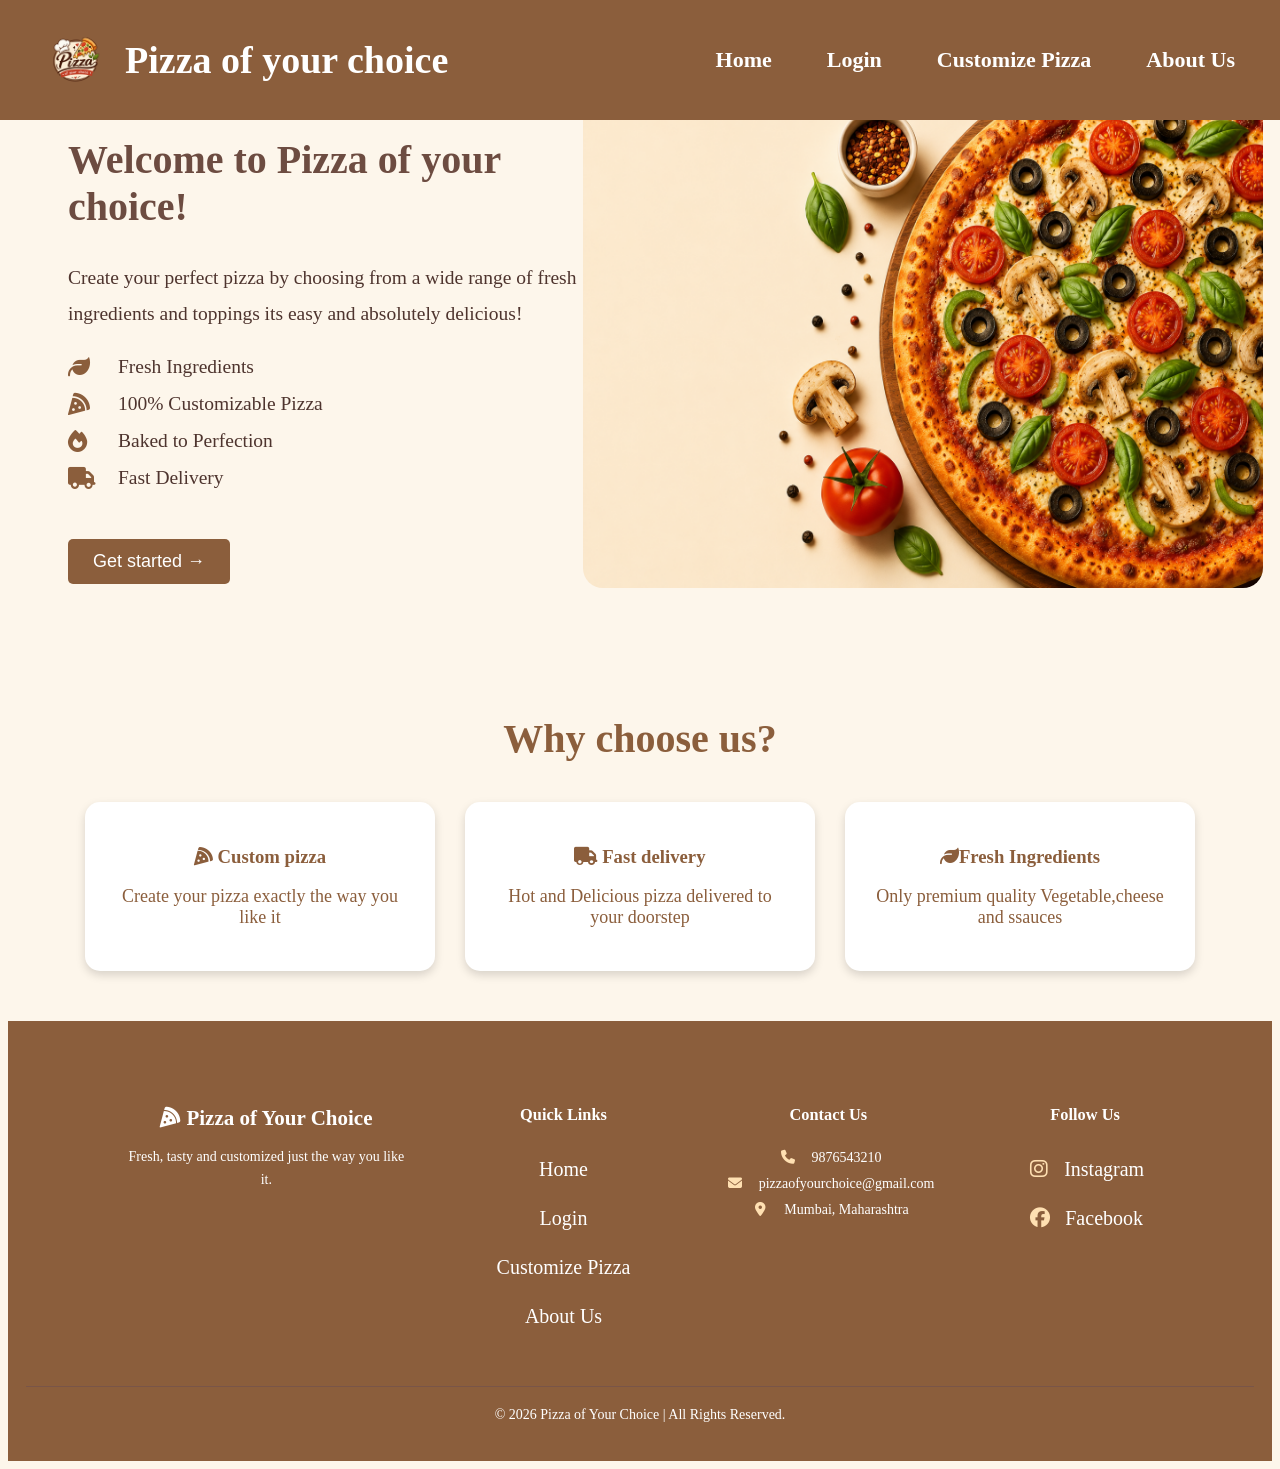
<file: index.html>
<!DOCTYPE html>
<html lang="en">
<head>
    <meta charset="UTF-8">
    <meta name="viewport" content="width=device-width, initial-scale=1.0">
    <title>pizza of your choice</title>
    <link rel="stylesheet" href="style.css">
    <link rel="stylesheet" href="https://cdnjs.cloudflare.com/ajax/libs/font-awesome/6.5.2/css/all.min.css">
</head>
<body>
    <header>
    <div class="brand">
        <img src="logo.png" alt="Pizza Logo">
        <h1>Pizza of your choice</h1>
    </div>

    <nav>
        <a href="index.html">Home</a>
        <a href="login.html">Login</a>
        <a href="customize.html">Customize Pizza</a>
        <a href="aboutus.html">About Us</a>
    </nav>
</header>
    <section class="home">
        <div class="home-text">
        <h1> Welcome to Pizza of your choice!</h1>
        <p>Create your perfect pizza by choosing from
             a wide range of fresh ingredients and toppings
              its easy and absolutely delicious!
        </p>
        <ul>
    <li><i class="fa-solid fa-leaf"></i> Fresh Ingredients</li>
    <li><i class="fa-solid fa-pizza-slice"></i> 100% Customizable Pizza</li>
    <li><i class="fa-solid fa-fire"></i> Baked to Perfection</li>
    <li><i class="fa-solid fa-truck"></i> Fast Delivery</li>
</ul>
        <button onclick="location.href='login.html'">
            Get started →
        </button>
        </div>
        <div class="home-image">
            <img src="pizza.png" alt="pizza">
        </div>
    </section>
    <section class="features">
        <h2>Why choose us?</h2>
        <div class="feature-box">
            <div class="box">
                <h3><i class="fa-solid fa-pizza-slice"></i> Custom pizza</h3>
                <p>Create your pizza exactly the way you like it</p>
            </div>
            <div class="box">
                <h3><i class="fa-solid fa-truck"></i> Fast delivery</h3>
                <p>Hot and Delicious pizza delivered to your doorstep</p>
            </div>
            <div class="box">
                <h3><i class="fa-solid fa-leaf"></i>Fresh Ingredients</h3>
                <p>Only premium quality Vegetable,cheese and ssauces</p>
            </div>
        </div>
        </section>
        <footer>
            <!-- Footer -->

    <div class="footer-container">

        <div class="footer-about">
            <h2><i class="fa-solid fa-pizza-slice"></i> Pizza of Your Choice</h2>
            <p>
                Fresh, tasty and customized just the way you like it.
            </p>
        </div>

        <div class="footer-links">
            <h3>Quick Links</h3>
            <a href="index.html">Home</a>
            <a href="login.html">Login</a>
            <a href="customize.html">Customize Pizza</a>
            <a href="about.html">About Us</a>
        </div>

        <div class="footer-contact">
            <h3>Contact Us</h3>
            <p><i class="fa-solid fa-phone"></i> 9876543210</p>
            <p><i class="fa-solid fa-envelope"></i>  pizzaofyourchoice@gmail.com</p>
            <p><i class="fa-solid fa-location-dot"></i> Mumbai, Maharashtra</p>
        </div>

        <div class="footer-social">
            <h3>Follow Us</h3>
            <a href="#"><i class="fa-brands fa-instagram"></i> Instagram</a>
            <a href="#"><i class="fa-brands fa-facebook"></i> Facebook</a>
        </div>

    </div>

    <div class="footer-bottom">

        <p>
            © 2026 Pizza of Your Choice | All Rights Reserved.
        </p>

    </div>

</footer>
       
</body>
</html>
</file>
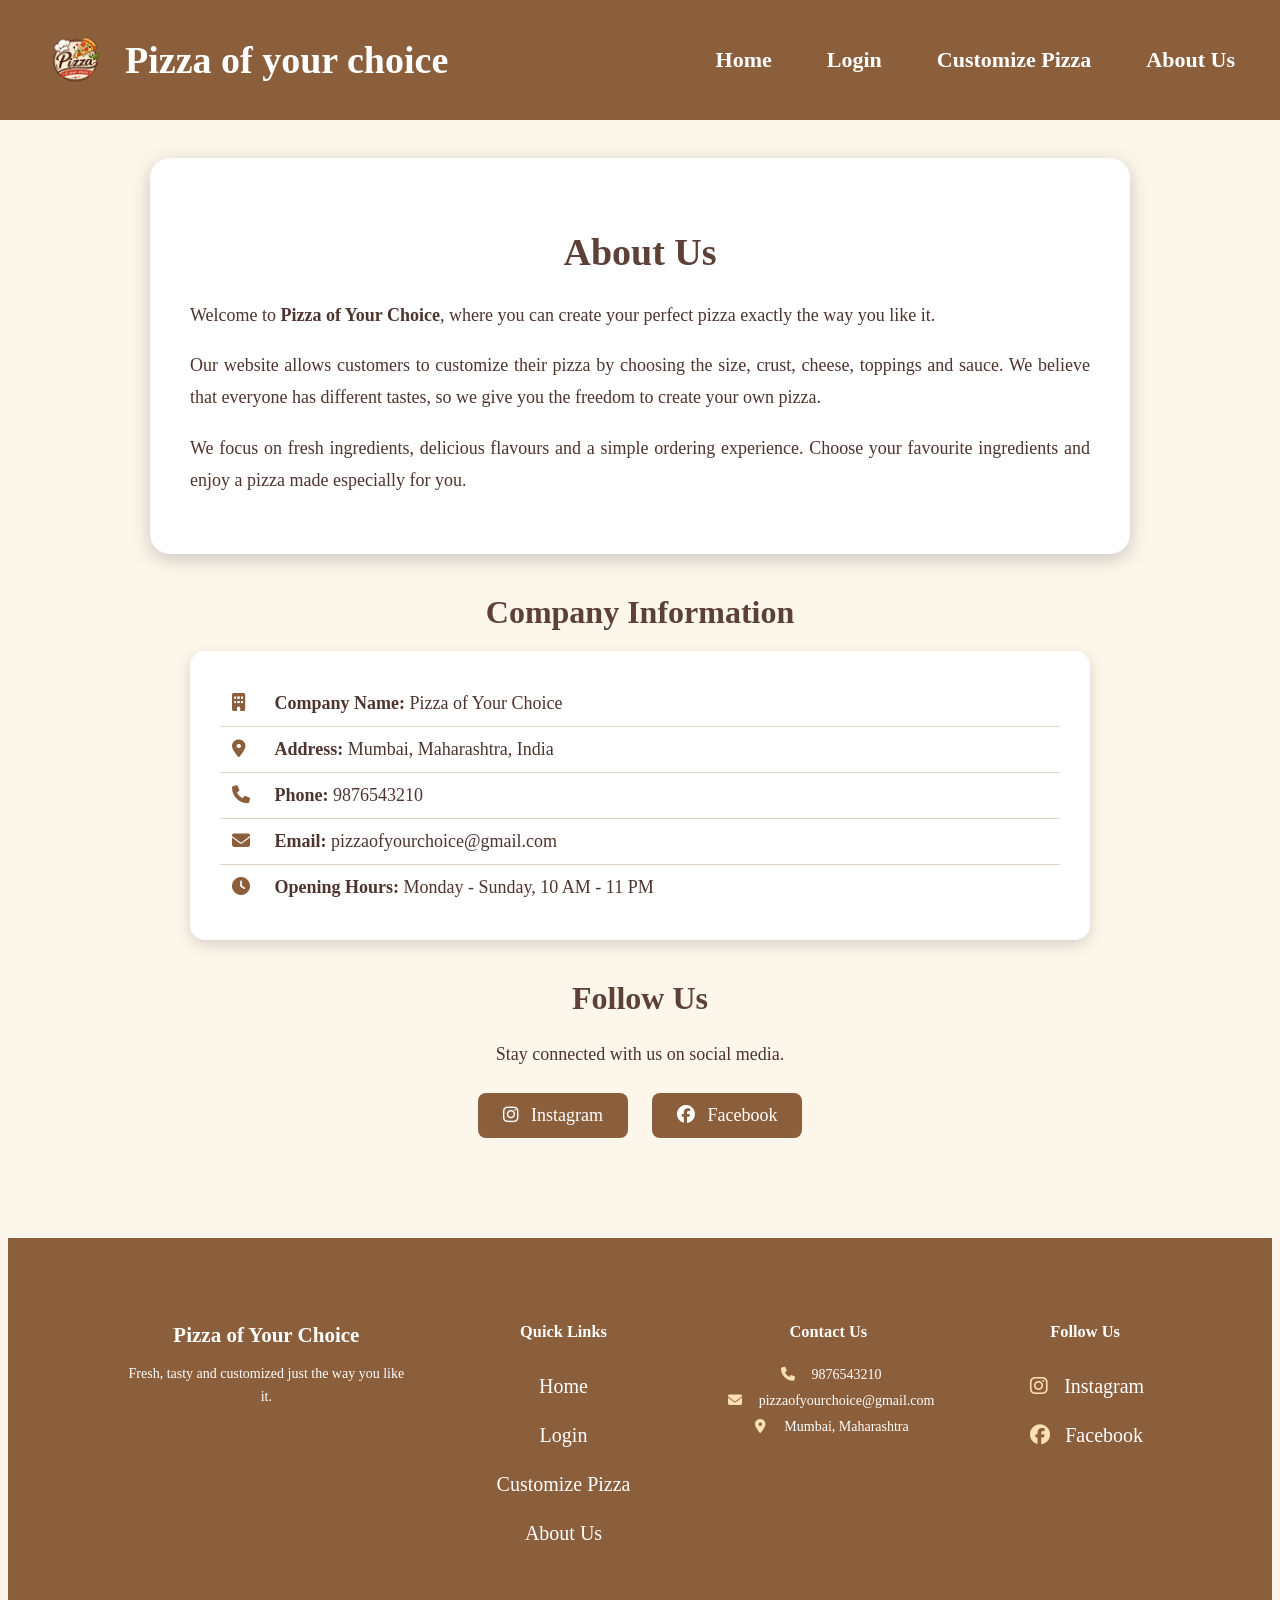
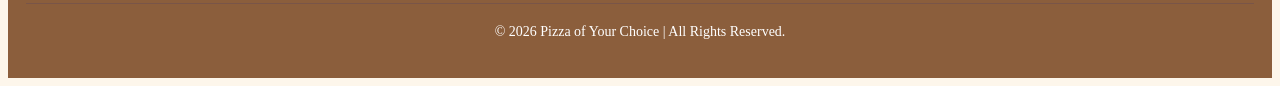
<file: aboutus.html>
<!DOCTYPE html>
<html lang="en">

<head>
    <meta charset="UTF-8">
    <meta name="viewport" content="width=device-width, initial-scale=1.0">

    <title>About Us - Pizza of Your Choice</title>

    <link rel="stylesheet" href="style.css">

    <!-- Font Awesome -->
    <link rel="stylesheet"
        href="https://cdnjs.cloudflare.com/ajax/libs/font-awesome/6.5.2/css/all.min.css">
</head>

<body>

    <!-- ================= HEADER ================= -->

    <header>

        <div class="brand">
            <img src="logo.png" alt="Pizza Logo">
            <h1>Pizza of your choice</h1>
        </div>

        <nav>
            <a href="index.html">Home</a>
            <a href="login.html">Login</a>
            <a href="customize.html">Customize Pizza</a>
            <a href="aboutus.html">About Us</a>
        </nav>

    </header>


    <!-- ================= ABOUT US ================= -->

    <section class="about">

        <div class="about-box">

            <h2>About Us</h2>

            <p>
                Welcome to <b>Pizza of Your Choice</b>, where you can create
                your perfect pizza exactly the way you like it.
            </p>

            <p>
                Our website allows customers to customize their pizza by
                choosing the size, crust, cheese, toppings and sauce.
                We believe that everyone has different tastes, so we give
                you the freedom to create your own pizza.
            </p>

            <p>
                We focus on fresh ingredients, delicious flavours and a
                simple ordering experience. Choose your favourite ingredients
                and enjoy a pizza made especially for you.
            </p>

        </div>


        <!-- ================= COMPANY INFORMATION ================= -->

        <div class="company-info">

            <h2>Company Information</h2>

            <div class="info-box">

                <p>
                    <i class="fa-solid fa-building"></i>
                    <b>Company Name:</b>
                    Pizza of Your Choice
                </p>

                <p>
                    <i class="fa-solid fa-location-dot"></i>
                    <b>Address:</b>
                    Mumbai, Maharashtra, India
                </p>

                <p>
                    <i class="fa-solid fa-phone"></i>
                    <b>Phone:</b>
                    9876543210
                </p>

                <p>
                    <i class="fa-solid fa-envelope"></i>
                    <b>Email:</b>
                    pizzaofyourchoice@gmail.com
                </p>

                <p>
                    <i class="fa-solid fa-clock"></i>
                    <b>Opening Hours:</b>
                    Monday - Sunday, 10 AM - 11 PM
                </p>

            </div>

        </div>


        <!-- ================= SOCIAL MEDIA ================= -->

        <div class="social-section">

            <h2>Follow Us</h2>

            <p>
                Stay connected with us on social media.
            </p>

            <a href="#" class="about-social">
                <i class="fa-brands fa-instagram"></i>
                Instagram
            </a>

            <a href="#" class="about-social">
                <i class="fa-brands fa-facebook"></i>
                Facebook
            </a>

        </div>

    </section>


    <!-- ================= FOOTER ================= -->

    <footer>

        <div class="footer-container">

            <div class="footer-about">

                <h2>Pizza of Your Choice</h2>

                <p>
                    Fresh, tasty and customized just the way you like it.
                </p>

            </div>


            <div class="footer-links">

                <h3>Quick Links</h3>

                <a href="index.html">Home</a>
                <a href="login.html">Login</a>
                <a href="customize.html">Customize Pizza</a>
                <a href="aboutus.html">About Us</a>

            </div>


            <div class="footer-contact">

                <h3>Contact Us</h3>

                <p>
                    <i class="fa-solid fa-phone"></i>
                    9876543210
                </p>

                <p>
                    <i class="fa-solid fa-envelope"></i>
                    pizzaofyourchoice@gmail.com
                </p>

                <p>
                    <i class="fa-solid fa-location-dot"></i>
                    Mumbai, Maharashtra
                </p>

            </div>


            <div class="footer-social">

                <h3>Follow Us</h3>

                <a href="#">
                    <i class="fa-brands fa-instagram"></i>
                    Instagram
                </a>

                <a href="#">
                    <i class="fa-brands fa-facebook"></i>
                    Facebook
                </a>

            </div>

        </div>


        <div class="footer-bottom">

            <p>
                © 2026 Pizza of Your Choice | All Rights Reserved.
            </p>

        </div>

    </footer>

</body>
</html>
</file>
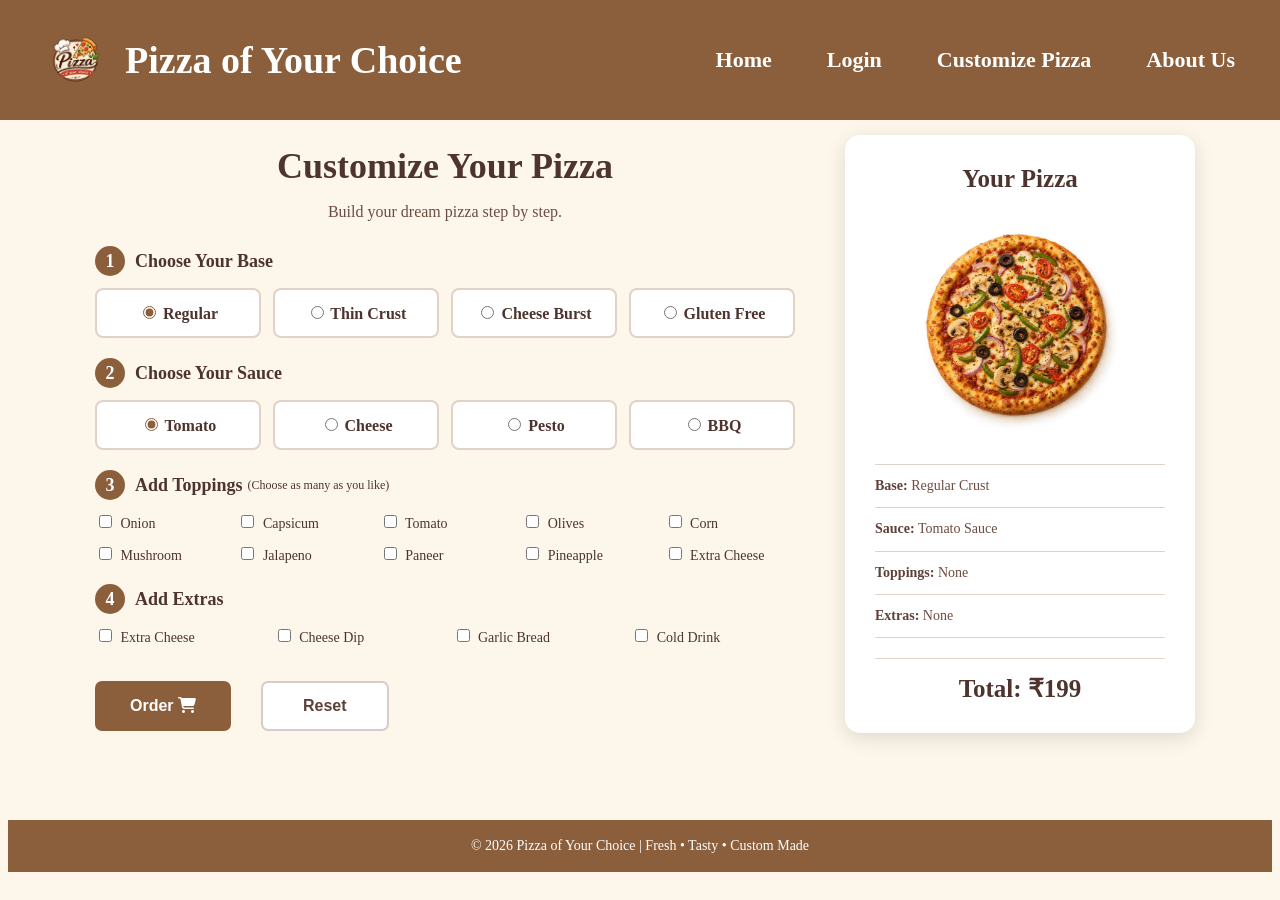
<file: customize.html>
<!DOCTYPE html>
<html lang="en">

<head>

    <meta charset="UTF-8">

    <meta name="viewport" content="width=device-width, initial-scale=1.0">

    <title>Customize Pizza - Pizza of Your Choice</title>

    <link rel="stylesheet" href="style.css">

    <link rel="stylesheet"
        href="https://cdnjs.cloudflare.com/ajax/libs/font-awesome/6.5.2/css/all.min.css">

</head>


<body>


<!-- HEADER -->

<header>

    <div class="brand">

        <img src="logo.png" alt="Pizza Logo">

        <h1>Pizza of Your Choice</h1>

    </div>


    <nav>

        <a href="index.html">Home</a>

        <a href="login.html">Login</a>

        <a href="customize.html">Customize Pizza</a>

        <a href="aboutus.html">About Us</a>

    </nav>

</header>



<!-- CUSTOMIZE PAGE -->

<section class="customize-page">


    <!-- LEFT SIDE -->

    <div class="customize-form">

        <h2>Customize Your Pizza</h2>

        <p class="subtitle">
            Build your dream pizza step by step.
        </p>



        <!-- BASE -->

        <h3>
            <span>1</span>
            Choose Your Base
        </h3>


        <div class="options">

            <label>
                <input type="radio"
                       name="base"
                       value="Regular Crust"
                       data-price="0"
                       checked
                       onchange="updatePizza()">

                Regular
            </label>


            <label>
                <input type="radio"
                       name="base"
                       value="Thin Crust"
                       data-price="30"
                       onchange="updatePizza()">

                Thin Crust
            </label>


            <label>
                <input type="radio"
                       name="base"
                       value="Cheese Burst"
                       data-price="60"
                       onchange="updatePizza()">

                Cheese Burst
            </label>


            <label>
                <input type="radio"
                       name="base"
                       value="Gluten Free"
                       data-price="50"
                       onchange="updatePizza()">

                Gluten Free
            </label>

        </div>



        <!-- SAUCE -->

        <h3>
            <span>2</span>
            Choose Your Sauce
        </h3>


        <div class="options">

            <label>
                <input type="radio"
                       name="sauce"
                       value="Tomato Sauce"
                       data-price="0"
                       checked
                       onchange="updatePizza()">

                Tomato
            </label>


            <label>
                <input type="radio"
                       name="sauce"
                       value="Cheese Sauce"
                       data-price="20"
                       onchange="updatePizza()">

                Cheese
            </label>


            <label>
                <input type="radio"
                       name="sauce"
                       value="Pesto Sauce"
                       data-price="30"
                       onchange="updatePizza()">

                Pesto
            </label>


            <label>
                <input type="radio"
                       name="sauce"
                       value="BBQ Sauce"
                       data-price="25"
                       onchange="updatePizza()">

                BBQ
            </label>

        </div>



        <!-- TOPPINGS -->

        <h3>

            <span>3</span>

            Add Toppings

            <small>
                (Choose as many as you like)
            </small>

        </h3>


        <div class="toppings">

            <label>
                <input type="checkbox"
                       value="Onion"
                       data-price="20"
                       onchange="updatePizza()">

                Onion
            </label>


            <label>
                <input type="checkbox"
                       value="Capsicum"
                       data-price="20"
                       onchange="updatePizza()">

                Capsicum
            </label>


            <label>
                <input type="checkbox"
                       value="Tomato"
                       data-price="20"
                       onchange="updatePizza()">

                Tomato
            </label>


            <label>
                <input type="checkbox"
                       value="Olives"
                       data-price="25"
                       onchange="updatePizza()">

                Olives
            </label>


            <label>
                <input type="checkbox"
                       value="Corn"
                       data-price="20"
                       onchange="updatePizza()">

                Corn
            </label>


            <label>
                <input type="checkbox"
                       value="Mushroom"
                       data-price="25"
                       onchange="updatePizza()">

                Mushroom
            </label>


            <label>
                <input type="checkbox"
                       value="Jalapeno"
                       data-price="20"
                       onchange="updatePizza()">

                Jalapeno
            </label>


            <label>
                <input type="checkbox"
                       value="Paneer"
                       data-price="30"
                       onchange="updatePizza()">

                Paneer
            </label>


            <label>
                <input type="checkbox"
                       value="Pineapple"
                       data-price="20"
                       onchange="updatePizza()">

                Pineapple
            </label>


            <label>
                <input type="checkbox"
                       value="Extra Cheese"
                       data-price="40"
                       onchange="updatePizza()">

                Extra Cheese
            </label>

        </div>



        <!-- EXTRAS -->

        <h3>

            <span>4</span>

            Add Extras

        </h3>


        <div class="extras">

            <label>
                <input type="checkbox"
                       value="Extra Cheese"
                       data-price="40"
                       onchange="updatePizza()">

                Extra Cheese
            </label>


            <label>
                <input type="checkbox"
                       value="Cheese Dip"
                       data-price="30"
                       onchange="updatePizza()">

                Cheese Dip
            </label>


            <label>
                <input type="checkbox"
                       value="Garlic Bread"
                       data-price="80"
                       onchange="updatePizza()">

                Garlic Bread
            </label>


            <label>
                <input type="checkbox"
                       value="Cold Drink"
                       data-price="50"
                       onchange="updatePizza()">

                Cold Drink
            </label>

        </div>



        <!-- BUTTONS -->

        <div class="customize-buttons">

            <button type="button"
                    class="cart-btn"
                    onclick="orderPlaced()">

                Order

                <i class="fa-solid fa-cart-shopping"></i>

            </button>


            <button type="button"
                    class="reset-btn"
                    onclick="resetPizza()">

                Reset

            </button>

        </div>

    </div>



    <!-- RIGHT SIDE -->

    <div class="pizza-preview">

        <h2>Your Pizza</h2>


        <img src="customizepizza.png.png"
             alt="Your Pizza"
             class="preview-pizza">


        <div class="pizza-info">


            <p>

                <b>Base:</b>

                <span id="show-base">
                    Regular Crust
                </span>

            </p>


            <p>

                <b>Sauce:</b>

                <span id="show-sauce">
                    Tomato Sauce
                </span>

            </p>


            <p>

                <b>Toppings:</b>

                <span id="show-toppings">
                    None
                </span>

            </p>


            <p>

                <b>Extras:</b>

                <span id="show-extras">
                    None
                </span>

            </p>


        </div>



        <!-- TOTAL -->

        <div class="total">

            Total:

            ₹<span id="total-price">199</span>

        </div>


    </div>


</section>



<!-- FOOTER -->

<footer>

    <p>
        © 2026 Pizza of Your Choice | Fresh • Tasty • Custom Made
    </p>

</footer>



<!-- JAVASCRIPT -->

<script>


/* Starting pizza price */

let basePrice = 199;



function updatePizza() {


    let total = basePrice;



    /* =====================
       BASE
       ===================== */

    let selectedBase =
        document.querySelector(
            'input[name="base"]:checked'
        );


    document.getElementById("show-base").innerText =
        selectedBase.value;


    total += Number(selectedBase.dataset.price);



    /* =====================
       SAUCE
       ===================== */

    let selectedSauce =
        document.querySelector(
            'input[name="sauce"]:checked'
        );


    document.getElementById("show-sauce").innerText =
        selectedSauce.value;


    total += Number(selectedSauce.dataset.price);



    /* =====================
       TOPPINGS
       ===================== */

    let toppings =
        document.querySelectorAll(
            '.toppings input[type="checkbox"]:checked'
        );


    let toppingNames = [];


    toppings.forEach(function(topping) {

        toppingNames.push(topping.value);

        total += Number(topping.dataset.price);

    });


    if (toppingNames.length === 0) {

        document.getElementById("show-toppings").innerText =
            "None";

    } else {

        document.getElementById("show-toppings").innerText =
            toppingNames.join(", ");

    }



    /* =====================
       EXTRAS
       ===================== */

    let extras =
        document.querySelectorAll(
            '.extras input[type="checkbox"]:checked'
        );


    let extraNames = [];


    extras.forEach(function(extra) {

        extraNames.push(extra.value);

        total += Number(extra.dataset.price);

    });


    if (extraNames.length === 0) {

        document.getElementById("show-extras").innerText =
            "None";

    } else {

        document.getElementById("show-extras").innerText =
            extraNames.join(", ");

    }



    /* =====================
       SHOW TOTAL
       ===================== */

    document.getElementById("total-price").innerText =
        total;

}



/* =========================
   RESET
   ========================= */

function resetPizza() {


    document.querySelector(
        'input[name="base"][value="Regular Crust"]'
    ).checked = true;


    document.querySelector(
        'input[name="sauce"][value="Tomato Sauce"]'
    ).checked = true;


    let checkboxes =
        document.querySelectorAll(
            'input[type="checkbox"]'
        );


    checkboxes.forEach(function(checkbox) {

        checkbox.checked = false;

    });


    updatePizza();

}



/* =========================
   ORDER
   ========================= */

function orderPlaced() {

    alert("Order has been placed successfully!");

}


</script>


</body>

</html>
</file>
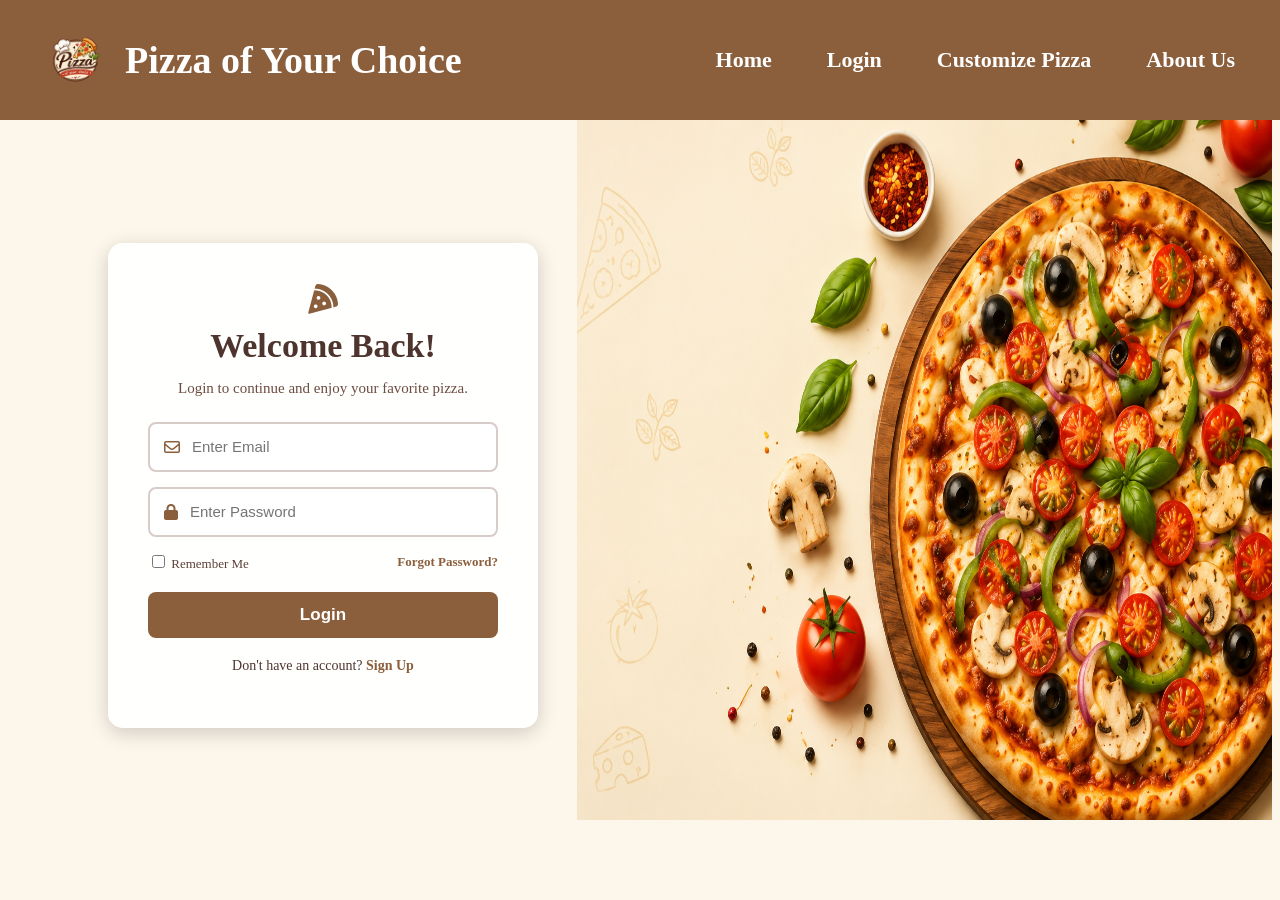
<file: login.html>
<!DOCTYPE html>
<html lang="en">

<head>

    <meta charset="UTF-8">

    <meta name="viewport" content="width=device-width, initial-scale=1.0">

    <title>Login - Pizza of Your Choice</title>

    <link rel="stylesheet" href="style.css">

    <!-- Font Awesome -->
    <link rel="stylesheet"
        href="https://cdnjs.cloudflare.com/ajax/libs/font-awesome/6.5.2/css/all.min.css">

</head>


<body>


    <!-- HEADER -->

    <header>

        <div class="brand">

            <img src="logo.png" alt="Pizza Logo">

            <h1>Pizza of Your Choice</h1>

        </div>


        <nav>

            <a href="index.html">Home</a>

            <a href="login.html">Login</a>

            <a href="customize.html">Customize Pizza</a>

            <a href="aboutus.html">About Us</a>

        </nav>

    </header>



    <!-- LOGIN PAGE -->

    <section class="login-page">


        <!-- LOGIN FORM -->

        <div class="login-box">


            <div class="login-icon">

                <i class="fa-solid fa-pizza-slice"></i>

            </div>


            <h2>Welcome Back!</h2>


            <p class="login-text">

                Login to continue and enjoy your favorite pizza.

            </p>



            <form>


                <!-- EMAIL -->

                <div class="input-box">

                    <i class="fa-regular fa-envelope"></i>

                    <input type="email"
                           placeholder="Enter Email"
                           required>

                </div>



                <!-- PASSWORD -->

                <div class="input-box">

                    <i class="fa-solid fa-lock"></i>

                    <input type="password"
                           placeholder="Enter Password"
                           required>

                </div>



                <!-- REMEMBER ME -->

                <div class="remember">

                    <label>

                        <input type="checkbox">

                        Remember Me

                    </label>


                    <a href="#">Forgot Password?</a>

                </div>



                <!-- LOGIN BUTTON -->

                <input type="button"
                       value="Login"
                       class="login-btn"
                       onclick="loginSuccess()">


            </form>



            <p class="signup">

                Don't have an account?

                <a href="#">Sign Up</a>

            </p>


        </div>


    </section>



    <!-- FOOTER -->

    


    <!-- JAVASCRIPT -->

    <script>

        function loginSuccess() {

            alert("Login Successfully!");

            window.location.href = "customize.html";

        }

    </script>


</body>

</html>
</file>
<file: style.css>
body{
    background-color:#fdf6eb;
    color:#4E342E;
}
header {
    background-color: #8B5E3C;
    height: 120px;
    padding: 10px 30px;

    display: flex;
    align-items: center;
    justify-content: space-between;

    position: fixed;
    top: 0;
    left: 0;
    width: 100%;
    box-sizing: border-box;
    z-index: 1000;
}

.brand {
    display: flex;
    align-items: center;
    gap: 5px;              /* logo and text very close */
}

.brand img {
    width: 90px;
    height: 90px;
    object-fit: contain;
}

.brand h1 {
    color: white;
    font-size: 38px;
    margin: 0;
    white-space: nowrap;
}
nav {
    display: flex;
    gap: 25px;
    align-items: center;
}

nav a {
    color: white;
    text-decoration: none;
    font-size: 22px;
    font-weight: bold;

    padding: 10px 15px;
    border-radius: 10px;

    transition: all 0.3s ease;
}

/* POP-UP EFFECT */
nav a:hover {
    background-color: #B98255;
    transform: translateY(-6px);
    box-shadow: 0 8px 15px rgba(0, 0, 0, 0.3);
}

.home{
    display:flex;
    align-items:center;
    padding: 40px 60px;
    gap:0;
}
.home-text{
    width:45%;
}
.home-text h1{
    font-size:40px;
    color:#6D4C41;
    margin-bottom: 30px;
    margin-top: 80px;
}
.home-text p{
    font-size: 19.5px;
    line-height: 1.8;
    margin-bottom: 20px;
}
.home-text ul{
    padding: 0;
    margin: 25px 0 30px 0;
}

.home-text li{
    list-style: none;
    font-size: 19.5px;
    margin-bottom: 15px;
    display: flex;
    align-items: center;
}

.home-text li i{
    width: 45px;
    color: #8B5E3C;
    font-size: 22px;
    margin-right: 5px;
}
.home-text button{
    margin-top: 20px;
    padding: 12px 25px;
    background: #8B5E3C;
    color: white;
    border: none;
    border-radius: 5px;
    cursor:pointer;
    font-size:18px;
    transition: 0.3s;
    cursor: pointer;
}
.home-text button:hover{
    background: #6D4C41;
    transform: translateY(-10px);
    box-shadow: 0 10px 20px
    rgba(0,0,0,0.3);
}
.home-image{
    width:55%;
    text-align: right;

}
.home-image img{
    width:680px;
    height:500px;
    border-radius:20px;
    margin-top: 40px;
}
.features{
    text-align:center;
    padding: 50px;
}
.features h2{
    font-size: 40px;
    margin-bottom: 40px;
    color: #8B5E3C;
}
.feature-box{
    display: flex;
    justify-content: center;
    gap: 30px;
    flex-wrap: nowrap;
}
.box{
    width: 300px;
    background: white;
    padding: 25px;
    border-radius: 15px;
    box-shadow: 0 4px 10px
    rgba(0,0,0,0.15);
    transition: 0.3s;
    cursor: pointer;
}
.box:hover{
    transform: translateY(-20px);
    box-shadow: 0 10px 20px
    rgba(0,0,0,0.3);
}
.box h3{
    color: #8B5E3C;
    margin-bottom:15px;
}
.box p{
    font-size: 18px;
    color: #8B5E3C;
}
/* Footer */

footer{
    background-color: #8B5E3C;
    color:white;
    margin-top:50px;
}

.footer-container{
    display:flex;
    justify-content:space-around;
    padding:50px 60px;
}

.footer-container h2{
    color:#fdf6eb;
    margin-bottom:15px;
}

.footer-container h3{
    color:#fdf6eb;
    margin-bottom:15px;
}

.footer-about{
    width:25%;
}

.footer-about p{
    line-height:1.6;
}

.footer-links,
.footer-contact,
.footer-social{
    display: flex;
    flex-direction: column;
    gap: 15px;
}

.footer-social h3{
    color:  #fdf6eb;
    margin-bottom: 15px;
}
.footer-social a{
    color: #fdf6eb;
}

.footer-social a{
    color: white;
    text-decoration: underline;
    font-size: 20px;

    padding: 10px 15px;
    border-radius: 10px;

    transition: all 0.3s ease;
}

/* Hover effect */
.footer-social a:hover{
    background-color: #B98255;
    color: white;

    transform: translateY(-5px);

    box-shadow: 0 8px 15px rgba(0,0,0,0.3);
}

/* Icons */
.social-btn i{
    color: #fdf6eb  ;
    font-size: 22px;
    margin-right: 10px;
}

.footer-links{
    display: flex;
    flex-direction: column;
    gap: 10px;
}

.footer-links h3{
    color: #fdf6eb ;
    margin-bottom: 15px;
}

.footer-links a{
    color: white;
    text-decoration: underline;
    font-size: 20px;

    padding: 10px 15px;
    border-radius: 10px;

    transition: all 0.3s ease;
}

/* When mouse is over the link */
.footer-links a:hover{
    background-color: #B98255;
    color: white;

    transform: translateY(-5px);

    box-shadow: 0 8px 15px rgba(0,0,0,0.3);
}

.footer-bottom{
    border-top:1px solid #795548;
    text-align:center;
    padding:20px;
    font-size:14px;
}
/* ================= LOGIN PAGE ================= */
/* =========================================
   LOGIN PAGE
   ========================================= */


.login-page {

    min-height: calc(100vh - 180px);

    background-color: #FDF6EB;

    /* Pizza image on the right side */

    background-image: url("login-pizza.png");

    background-repeat: no-repeat;
    margin-top: 100px;

    background-position: right center;

    background-size: 55% 100%;

    display: flex;

    align-items: center;

    justify-content: flex-start;

    padding-left: 100px;

    box-sizing: border-box;

}



/* =========================================
   LOGIN BOX
   ========================================= */


.login-box {
    margin-top: 50px;

    width: 430px;

    background-color: rgba(255, 255, 255, 0.96);

    padding: 40px;

    border-radius: 15px;

    box-shadow: 0 5px 20px rgba(0, 0, 0, 0.18);

    text-align: center;

    box-sizing: border-box;

    position: relative;

    z-index: 2;

    transition: 0.3s;

}


.login-box:hover {

    transform: translateY(-5px);

    box-shadow: 0 10px 25px rgba(0, 0, 0, 0.25);

}



/* =========================================
   PIZZA ICON
   ========================================= */


.login-icon {

    color: #8B5E3C;

    font-size: 30px;

    margin-bottom: 10px;

}



/* =========================================
   LOGIN HEADING
   ========================================= */


.login-box h2 {

    color: #4E342E;

    font-size: 34px;

    margin: 10px 0;

}



/* =========================================
   LOGIN DESCRIPTION
   ========================================= */


.login-text {

    color: #6D4C41;

    font-size: 15px;

    margin-bottom: 25px;

}



/* =========================================
   INPUT BOX
   ========================================= */


.input-box {

    width: 100%;

    height: 50px;

    border: 2px solid #D7CCC8;

    border-radius: 8px;

    display: flex;

    align-items: center;

    margin-bottom: 15px;

    box-sizing: border-box;

    background-color: white;

    transition: 0.3s;

}


.input-box i {

    color: #8B5E3C;

    margin-left: 14px;

    margin-right: 10px;

    font-size: 16px;

}


.input-box input {

    width: 100%;

    height: 100%;

    border: none;

    outline: none;

    font-size: 15px;

    background: transparent;

}


.input-box:focus-within {

    border-color: #8B5E3C;

}



/* =========================================
   REMEMBER ME
   ========================================= */


.remember {

    display: flex;

    justify-content: space-between;

    align-items: center;

    font-size: 13px;

    margin-top: 5px;

    margin-bottom: 20px;

}


.remember label {

    color: #5D4037;

}


.remember input {

    accent-color: #8B5E3C;

}


.remember a {

    color: #8B5E3C;

    text-decoration: none;

    font-weight: bold;

}


.remember a:hover {

    text-decoration: underline;

}



/* =========================================
   LOGIN BUTTON
   ========================================= */


.login-btn {

    width: 100%;

    padding: 13px;

    background-color: #8B5E3C;

    color: white;

    border: none;

    border-radius: 8px;

    font-size: 17px;

    font-weight: bold;

    cursor: pointer;

    transition: 0.3s;

}


.login-btn:hover {

    background-color: #6D4C41;

    transform: translateY(-2px);

    box-shadow: 0 5px 12px rgba(0, 0, 0, 0.2);

}



/* =========================================
   SIGN UP
   ========================================= */


.signup {

    margin-top: 20px;

    color: #4E342E;

    font-size: 14px;

}


.signup a {

    color: #8B5E3C;

    font-weight: bold;

    text-decoration: none;

}


.signup a:hover {

    text-decoration: underline;

}



/* =========================================
   FOOTER
   ========================================= */


footer {

    background-color: #3E2723;

    color: white;

    text-align: center;

    padding: 18px;

    font-size: 14px;

}


footer p {

    margin: 0;

}



/* =========================================
   RESPONSIVE DESIGN
   ========================================= */


@media (max-width: 900px) {

    .login-page {

        background-size: 50% 100%;

        padding-left: 40px;

    }


    .login-box {

        width: 400px;

    }

}



@media (max-width: 700px) {

    .login-page {

        background-image: none;

        justify-content: center;

        padding: 40px 20px;

    }


    .login-box {

        width: 100%;

        max-width: 430px;

    }

}
/* ================= CUSTOMIZE PIZZA PAGE ================= */
/* =========================================
   CUSTOMIZE PAGE
   ========================================= */

.customize-page {

    min-height: calc(100vh - 180px);
    margin-top: 100px;

    background-color: #FDF6EB;

    display: flex;

    justify-content: center;

    gap: 40px;

    padding: 35px 50px;

    box-sizing: border-box;

}


/* LEFT SIDE */

.customize-form {

    width: 700px;

    padding: 10px;

}


.customize-form h2 {

    text-align: center;

    color: #4E342E;

    font-size: 36px;

    margin: 0 0 8px;

}


.subtitle {

    text-align: center;

    color: #6D4C41;

    margin-bottom: 25px;

}


.customize-form h3 {

    color: #4E342E;

    font-size: 18px;

    margin-top: 20px;

    margin-bottom: 12px;

    display: flex;

    align-items: center;

}


.customize-form h3 span {

    background-color: #8B5E3C;

    color: white;

    width: 30px;

    height: 30px;

    border-radius: 50%;

    display: flex;

    align-items: center;

    justify-content: center;

    margin-right: 10px;

}


.customize-form h3 small {

    font-size: 12px;

    font-weight: normal;

    margin-left: 5px;

}


/* OPTIONS */

.options {

    display: grid;

    grid-template-columns: repeat(4, 1fr);

    gap: 12px;

}


.options label {

    background-color: white;

    border: 2px solid #E0D2C5;

    border-radius: 8px;

    padding: 13px 8px;

    text-align: center;

    color: #4E342E;

    font-weight: bold;

    cursor: pointer;

    transition: 0.3s;

}


.options label:hover {

    border-color: #8B5E3C;

    transform: translateY(-3px);

}


.options input {

    accent-color: #8B5E3C;

}


/* TOPPINGS */

.toppings {

    display: grid;

    grid-template-columns: repeat(5, 1fr);

    gap: 12px;

}


.toppings label {

    color: #4E342E;

    font-size: 14px;

    cursor: pointer;

}


.toppings input {

    accent-color: #8B5E3C;

    margin-right: 5px;

}


/* EXTRAS */

.extras {

    display: grid;

    grid-template-columns: repeat(4, 1fr);

    gap: 15px;

}


.extras label {

    color: #4E342E;

    font-size: 14px;

    cursor: pointer;

}


.extras input {

    accent-color: #8B5E3C;

    margin-right: 5px;

}


/* BUTTONS */

.customize-buttons {

    display: flex;

    gap: 30px;

    margin-top: 35px;

}


.cart-btn {

    background-color: #8B5E3C;

    color: white;

    border: none;

    padding: 14px 35px;

    border-radius: 7px;

    font-size: 16px;

    font-weight: bold;

    cursor: pointer;

    transition: 0.3s;

}


.cart-btn:hover {

    background-color: #6D4C41;

    transform: translateY(-3px);

}


.reset-btn {

    background-color: white;

    color: #5D4037;

    border: 2px solid #D7CCC8;

    padding: 14px 40px;

    border-radius: 7px;

    font-size: 16px;

    font-weight: bold;

    cursor: pointer;

}


.reset-btn:hover {

    border-color: #8B5E3C;

}


/* =========================================
   YOUR PIZZA
   ========================================= */

.pizza-preview {

    width: 350px;

    background-color: white;

    border-radius: 15px;

    padding: 30px;

    box-shadow: 0 5px 20px rgba(0,0,0,0.12);

    box-sizing: border-box;

    height: fit-content;

    text-align: center;

}


.pizza-preview h2 {

    color: #4E342E;

    font-size: 25px;

    margin-top: 0;

}


/* PIZZA IMAGE */

.preview-pizza {

    width: 230px;

    height: 230px;

    object-fit: contain;

    display: block;

    margin: 0 auto 20px;

}


/* INFORMATION */

.pizza-info {

    text-align: left;

    border-top: 1px solid #E0D2C5;

}


.pizza-info p {

    color: #4E342E;

    font-size: 14px;

    line-height: 1.6;

    padding: 10px 0;

    margin: 0;

    border-bottom: 1px solid #E0D2C5;

}


.pizza-info b {

    color: #5D4037;

}


.pizza-info span {

    color: #6D4C41;

}


/* TOTAL */

.total {

    margin-top: 20px;

    padding-top: 15px;

    border-top: 1px solid #E0D2C5;

    color: #4E342E;

    font-size: 25px;

    font-weight: bold;

}


/* RESPONSIVE */

@media (max-width: 1000px) {

    .customize-page {

        flex-direction: column;

        align-items: center;

    }

}


@media (max-width: 700px) {

    .options {

        grid-template-columns: 1fr 1fr;

    }


    .toppings {

        grid-template-columns: 1fr 1fr;

    }


    .extras {

        grid-template-columns: 1fr 1fr;

    }

}
/* ================= ABOUT US PAGE ================= */

.about {
    background-color: #FDF6EB;
    min-height: 100vh;
    padding: 50px 70px;
    box-sizing: border-box;
}

/* ================= ABOUT BOX ================= */

.about-box {
    max-width: 900px;
    margin: 20px auto;
    background-color: white;
    padding: 40px;
    border-radius: 20px;
    box-shadow: 0 5px 20px rgba(0,0,0,0.2);
    transition: 0.3s;
    margin-top: 100px;
}

.about-box:hover {
    transform: translateY(-5px);
    box-shadow: 0 10px 25px rgba(0,0,0,0.3);
}

.about-box h2 {
    text-align: center;
    color: #5D4037;
    font-size: 38px;
    margin-bottom: 25px;
}

.about-box p {
    color: #4E342E;
    font-size: 18px;
    line-height: 1.8;
    text-align: justify;
}


/* ================= COMPANY INFORMATION ================= */

.company-info {
    max-width: 900px;
    margin: 40px auto;
}

.company-info h2 {
    text-align: center;
    color: #5D4037;
    font-size: 32px;
    margin-bottom: 20px;
}

.info-box {
    background-color: white;
    padding: 30px;
    border-radius: 15px;
    box-shadow: 0 5px 15px rgba(0,0,0,0.15);
}

.info-box p {
    font-size: 18px;
    color: #4E342E;
    padding: 12px;
    margin: 0;
    border-bottom: 1px solid #E0D2C5;
}

.info-box p:last-child {
    border-bottom: none;
}

.info-box i {
    color: #8B5E3C;
    width: 30px;
    margin-right: 8px;
}


/* ================= SOCIAL MEDIA ================= */

.social-section {
    text-align: center;
    margin: 40px auto;
}

.social-section h2 {
    color: #5D4037;
    font-size: 32px;
}

.social-section p {
    font-size: 18px;
    color: #4E342E;
}

.about-social {
    display: inline-block;
    background-color: #8B5E3C;
    color: white;
    text-decoration: none;
    padding: 12px 25px;
    margin: 10px;
    border-radius: 8px;
    font-size: 18px;
    transition: 0.3s;
}

.about-social:hover {
    background-color: #6D4C41;
    transform: translateY(-5px);
    box-shadow: 0 8px 15px rgba(0,0,0,0.25);
}

.about-social i {
    margin-right: 8px;
}


/* ================= FOOTER ================= */

footer {
    background-color: #8B5E3C;
    color: white;
    margin-top: 0;
}

.footer-container {
    display: flex;
    justify-content: space-around;
    padding: 50px 60px;
}

.footer-container h2,
.footer-container h3 {
    color: white;
}

.footer-about {
    width: 25%;
}

.footer-about p {
    line-height: 1.6;
}

.footer-links,
.footer-contact,
.footer-social {
    display: flex;
    flex-direction: column;
    gap: 10px;
}

.footer-links a,
.footer-social a {
    color: white;
    text-decoration: none;
    padding: 8px;
    border-radius: 8px;
    transition: 0.3s;
}

.footer-links a:hover,
.footer-social a:hover {
    background-color: #B98255;
    transform: translateY(-4px);
}

.footer-contact i,
.footer-social i {
    color: #FFE0B2;
    width: 25px;
    margin-right: 8px;
}

.footer-bottom {
    border-top: 1px solid #795548;
    text-align: center;
    padding: 20px;
    font-size: 14px;
}
</file>
